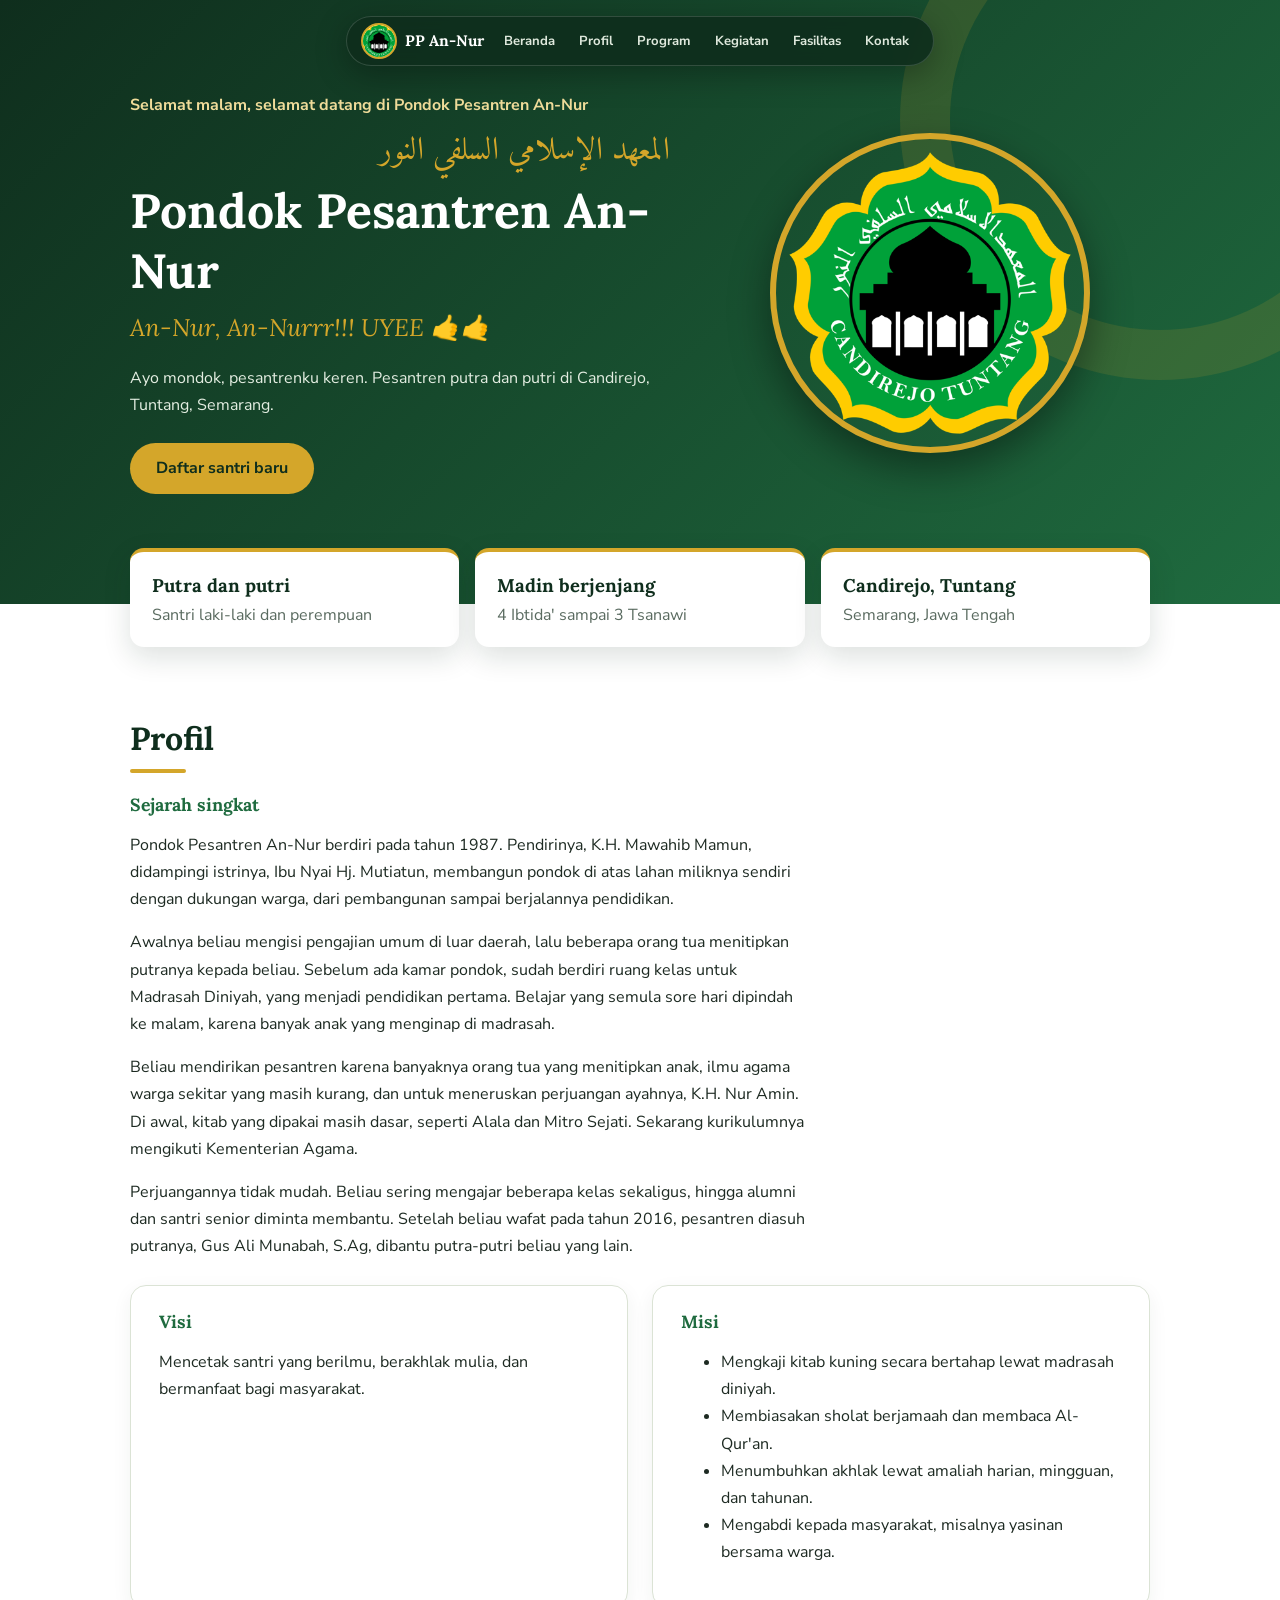
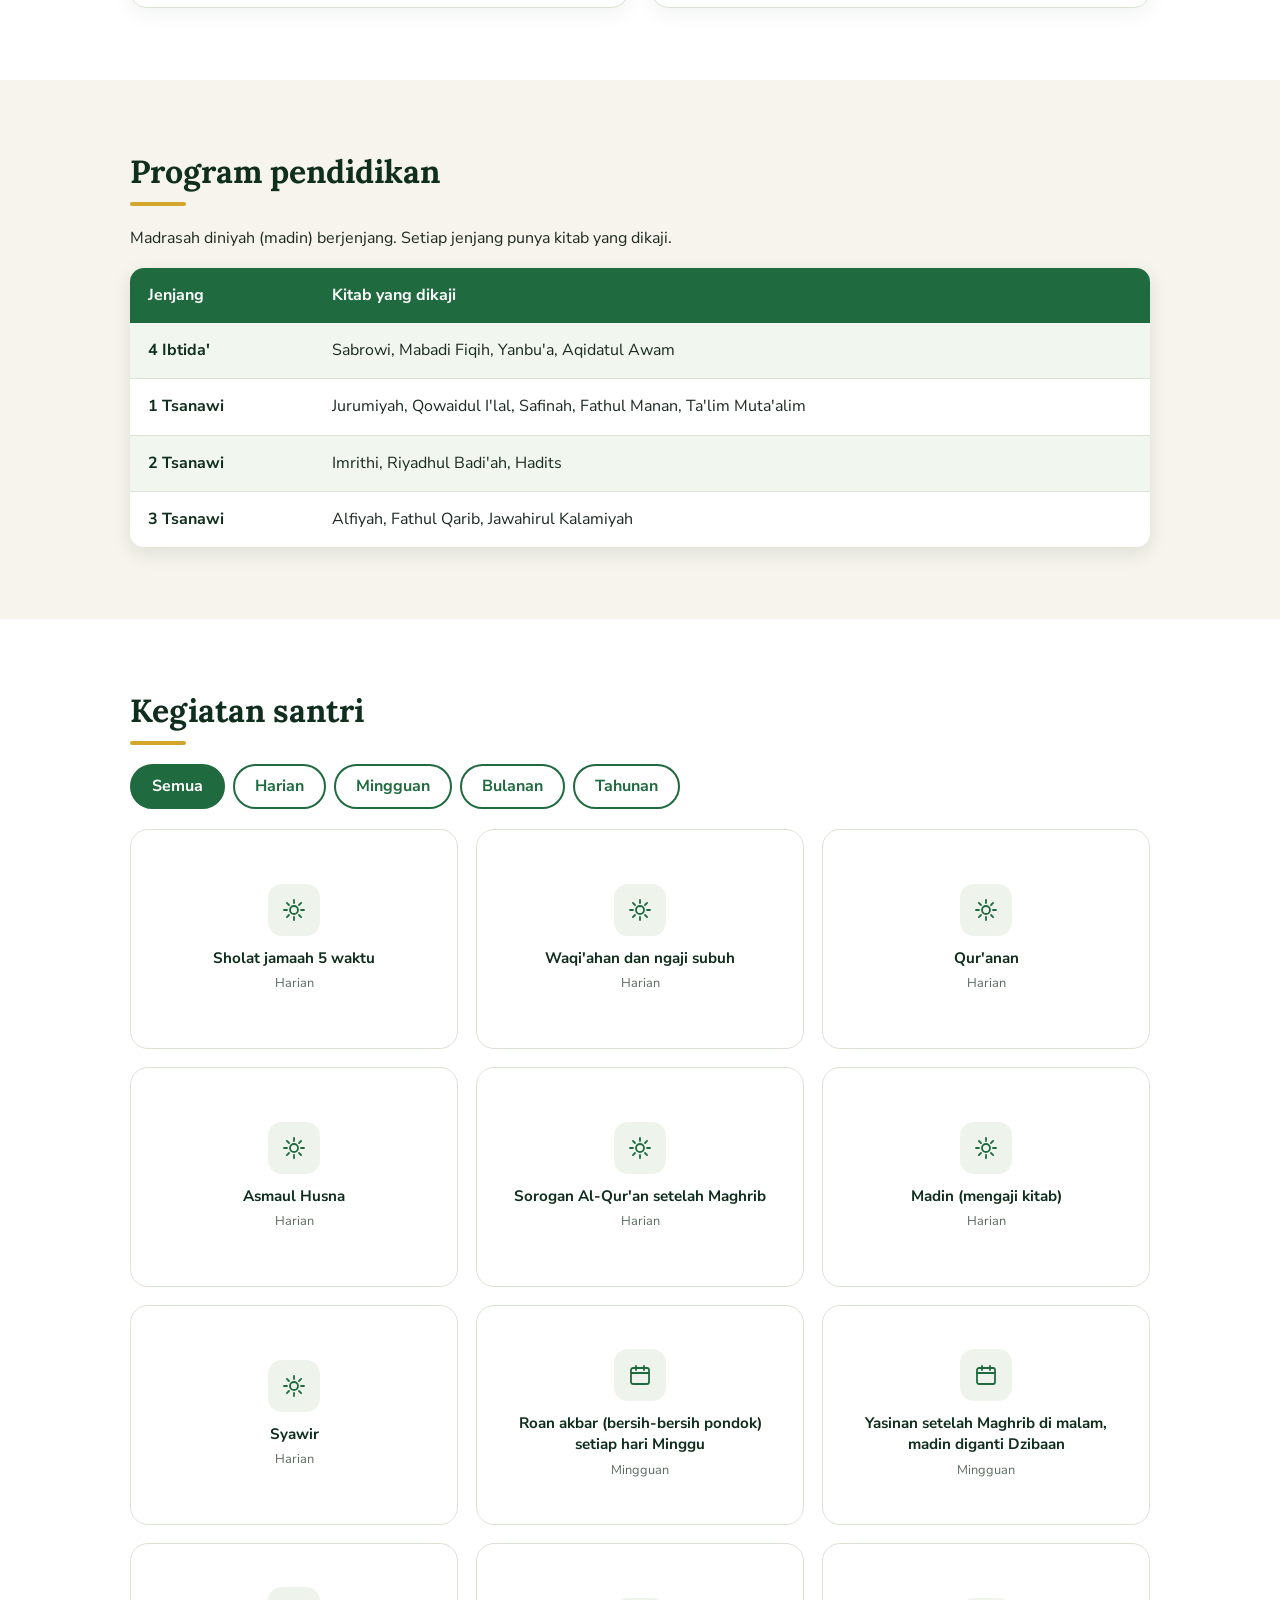
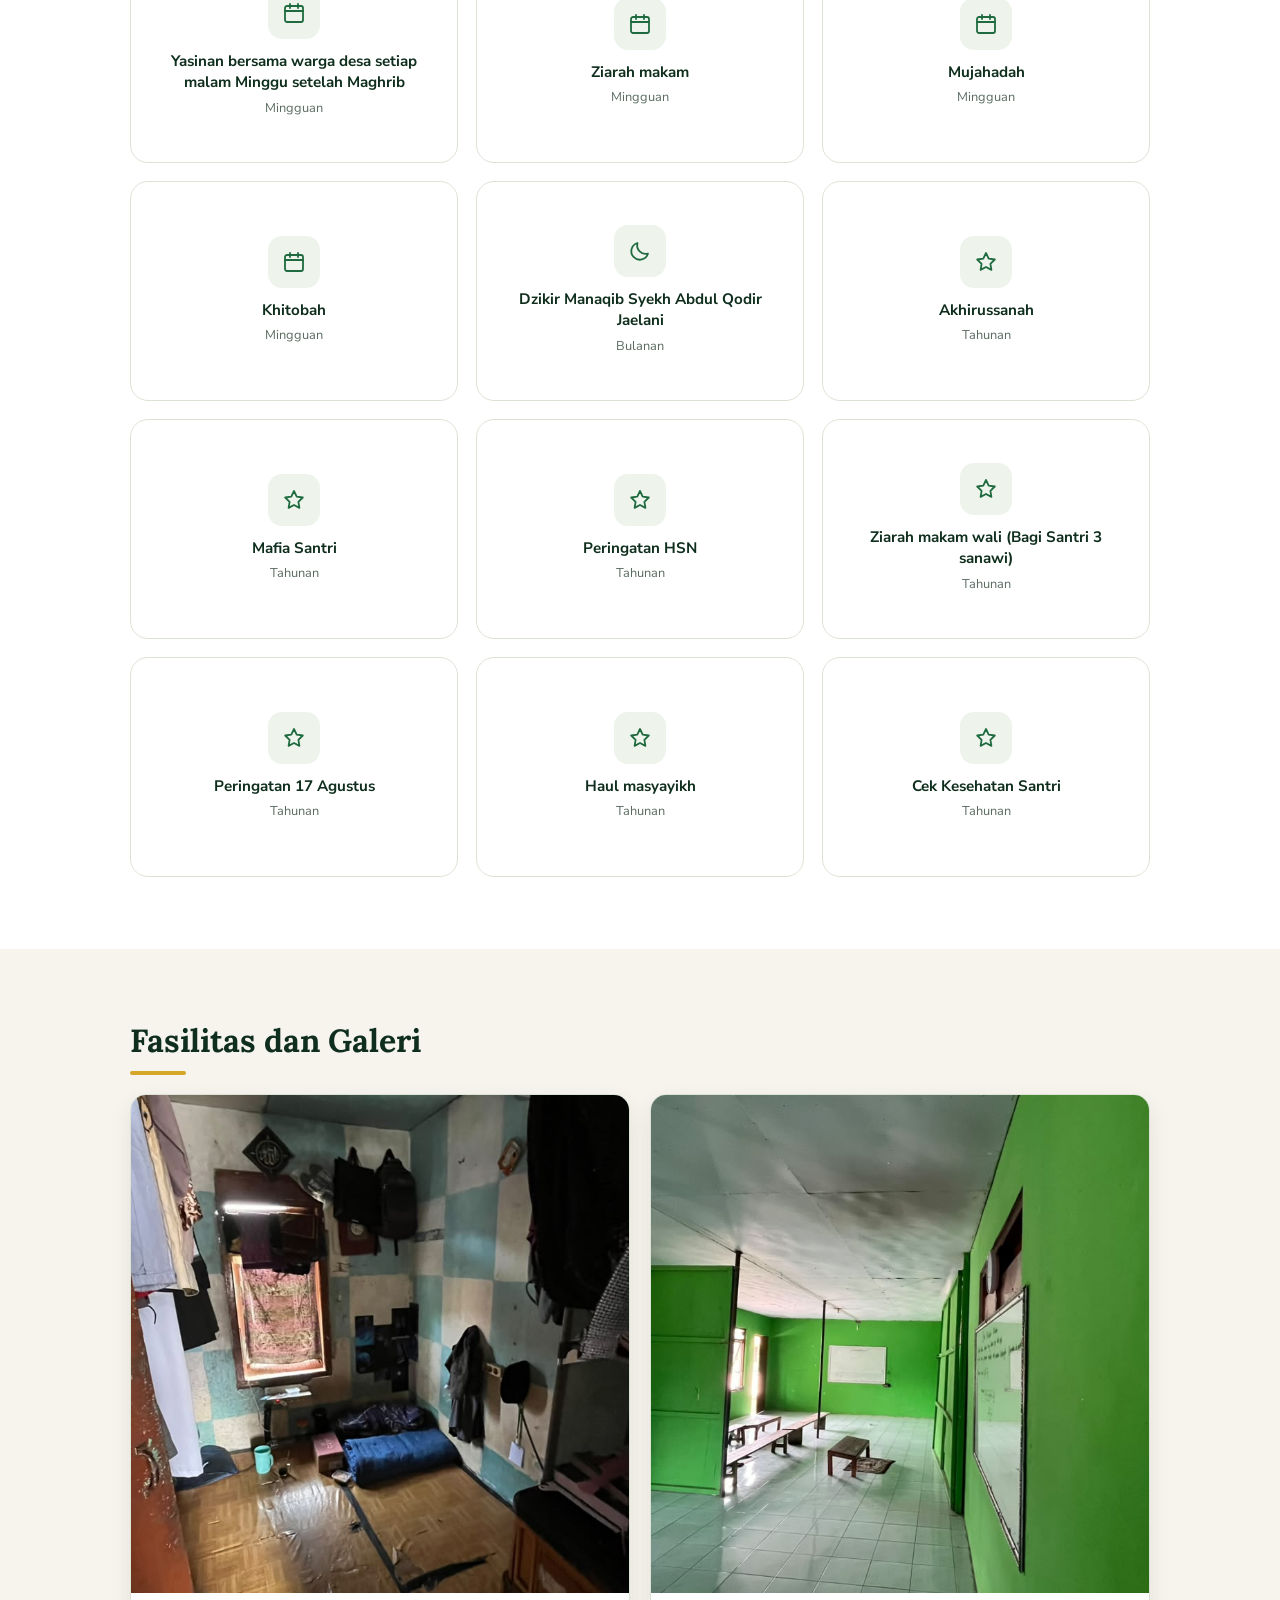
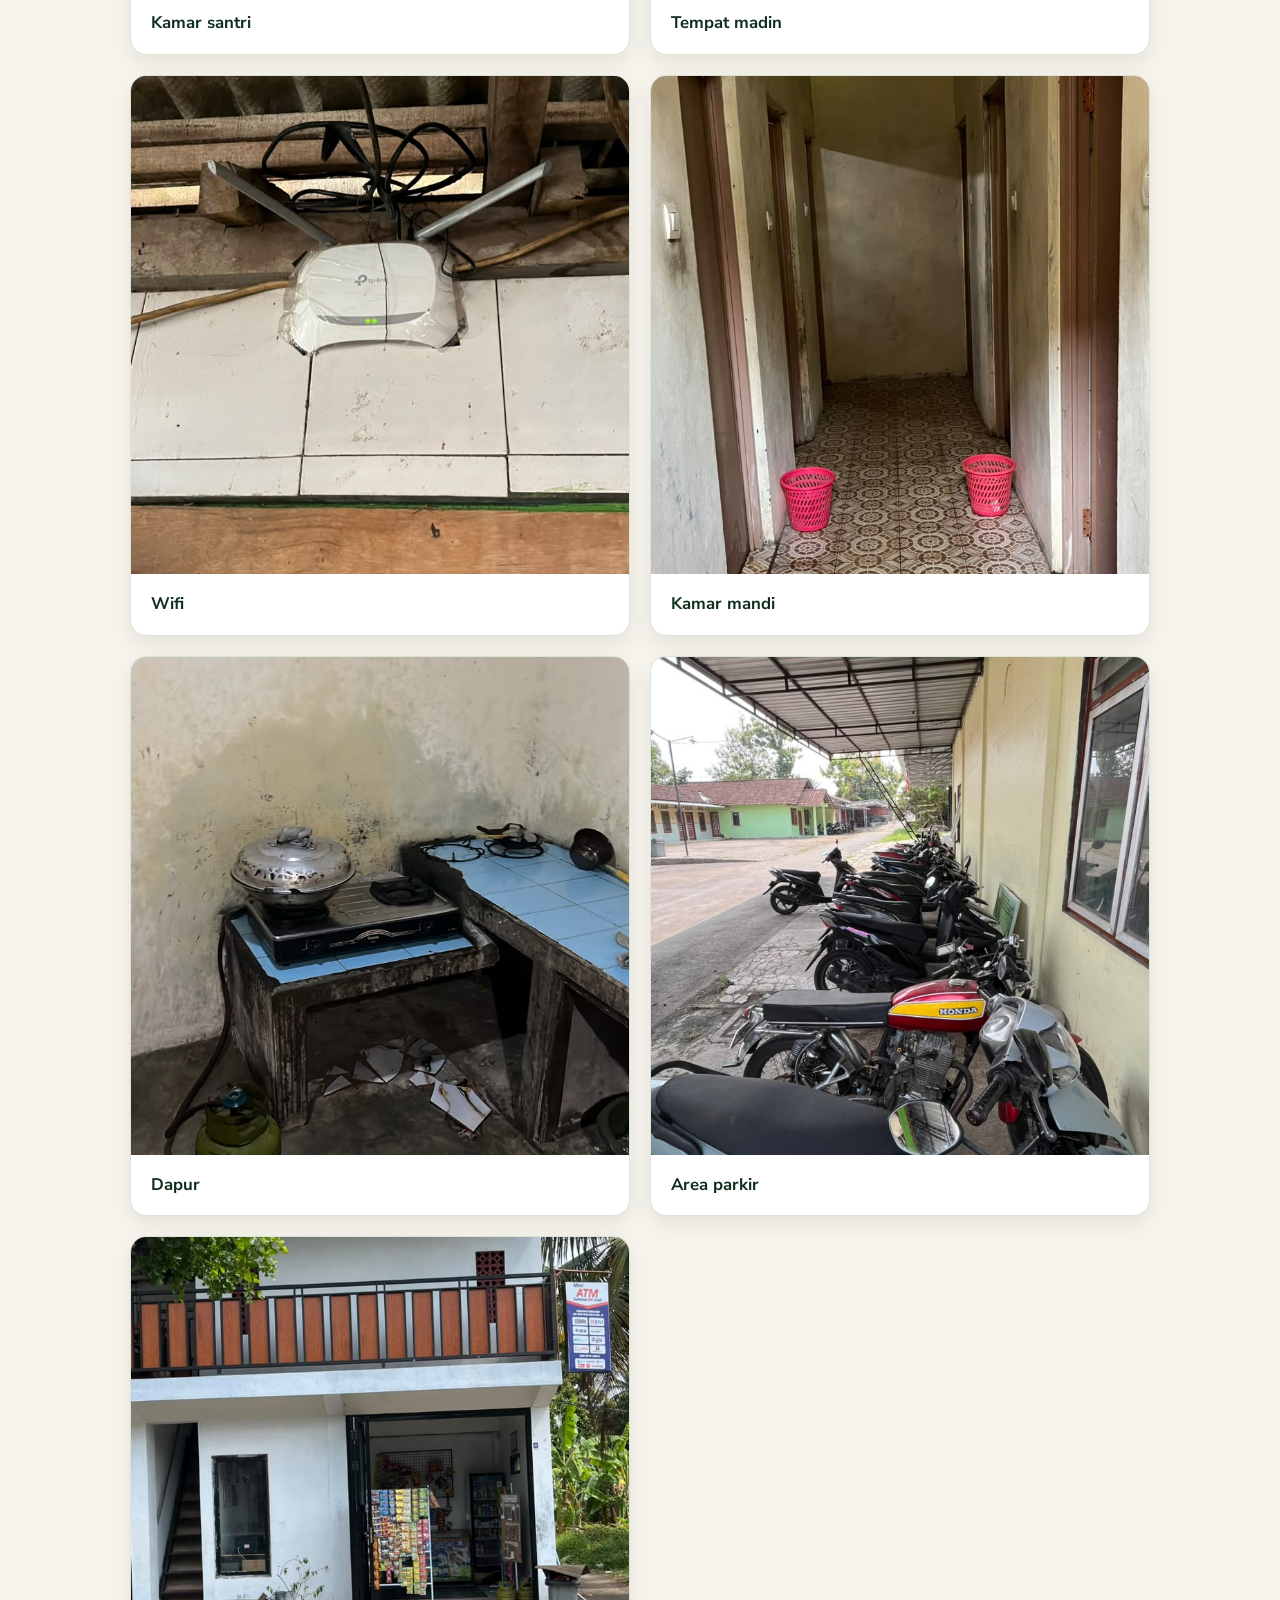
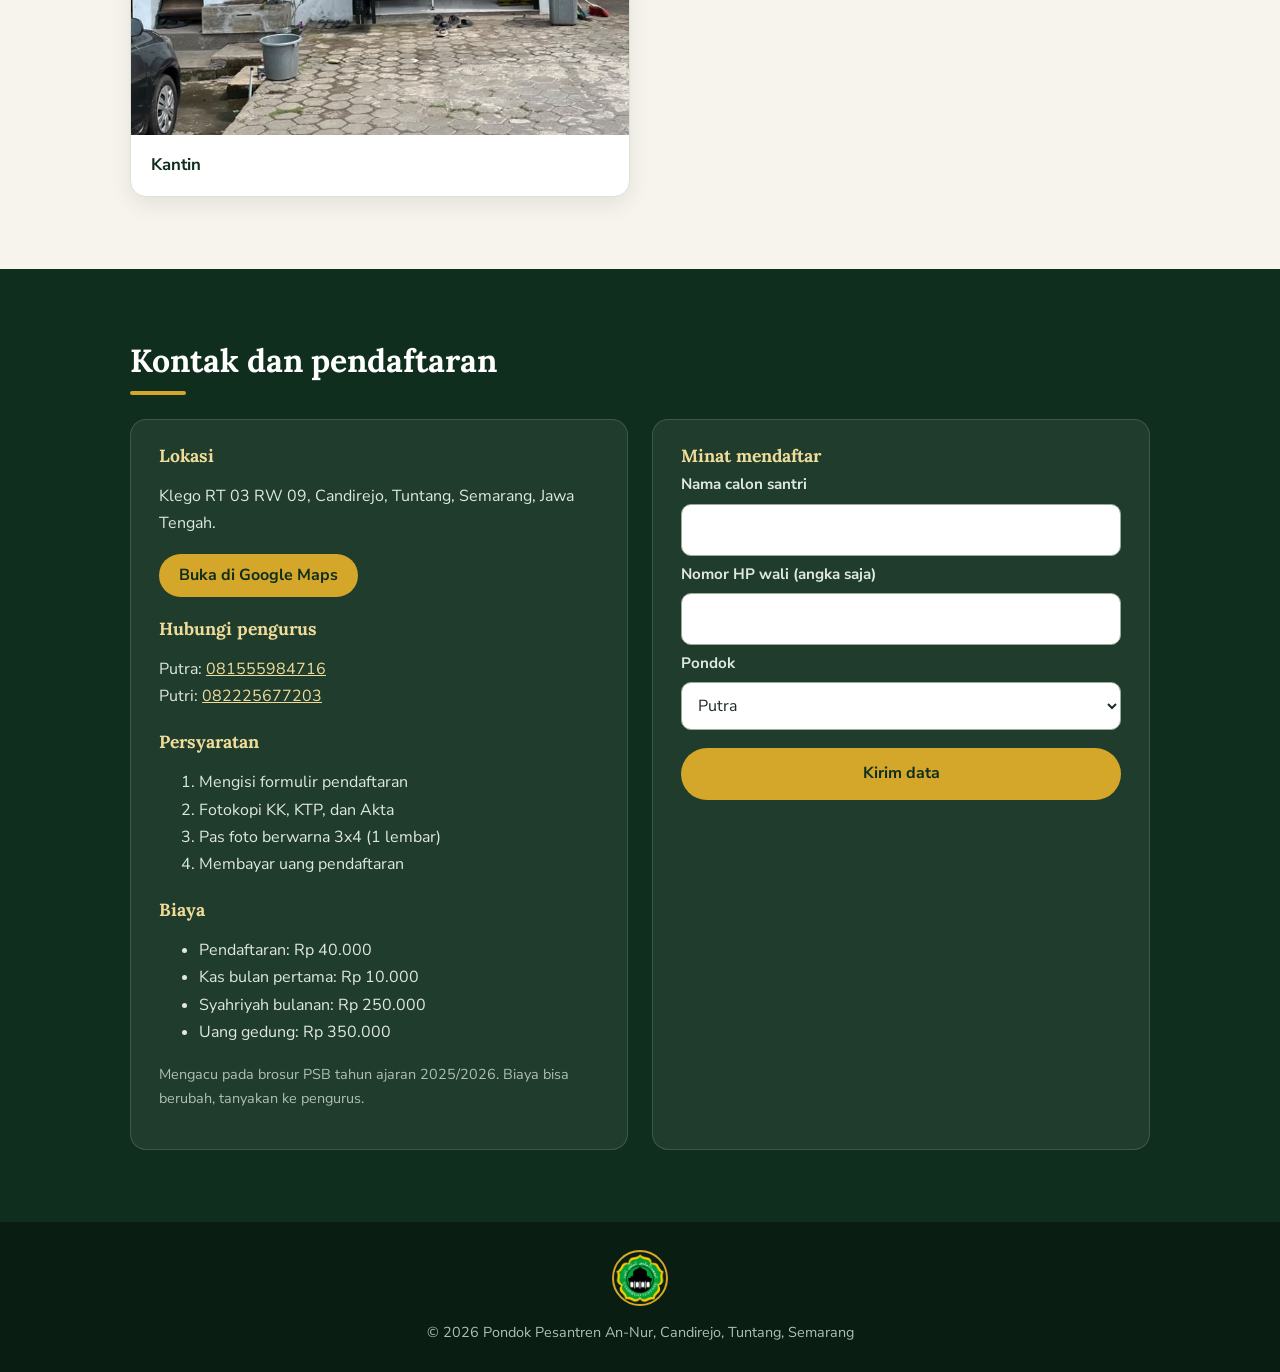
<file: index.html>
<!DOCTYPE html>
<html lang="id">
<head>
    <meta charset="UTF-8">
    <meta name="viewport" content="width=device-width, initial-scale=1.0">
    <title>Pondok Pesantren An-Nur, Candirejo Tuntang</title>
    <link href="https://fonts.googleapis.com/css2?family=Amiri:wght@700&family=Lora:wght@600;700&family=Nunito+Sans:wght@400;700&display=swap" rel="stylesheet">
    <link rel="stylesheet" href="style.css">
</head>
<body>

<header>
    <div class="bar" id="navbar-pill">
        <a class="merek" href="#beranda" id="logo-toggle">
            <span class="logo"><img src="images/logo.png" alt="Logo Pondok Pesantren An-Nur"></span>
            <strong>PP An-Nur</strong>
        </a>
        <nav id="menu">
            <a href="#beranda">Beranda</a>
            <a href="#profil">Profil</a>
            <a href="#program">Program</a>
            <a href="#kegiatan">Kegiatan</a>
            <a href="#fasilitas">Fasilitas</a>
            <a href="#kontak">Kontak</a>
        </nav>
    </div>
</header>

<main>

<section id="beranda" class="hero">
    <div class="wrap hero-isi">
        <div class="hero-teks">
            <p id="sapaan"></p>
            <p class="arab" lang="ar" dir="rtl">المعهد الإسلامي السلفي النور</p>
            <h1>Pondok Pesantren An-Nur</h1>
            <p class="slogan">An-Nur, An-Nurrr!!! UYEE 🤙🤙</p>
            <p>Ayo mondok, pesantrenku keren. Pesantren putra dan putri di Candirejo, Tuntang, Semarang.</p>
            <a class="tombol" href="#kontak">Daftar santri baru</a>
        </div>
        <div class="hero-logo"><img src="images/logo.png" alt="Logo Pondok Pesantren An-Nur Candirejo Tuntang"></div>
    </div>
</section>

<div class="wrap">
    <ul class="fakta">
        <li><b>Putra dan putri</b>Santri laki-laki dan perempuan</li>
        <li><b>Madin berjenjang</b>4 Ibtida' sampai 3 Tsanawi</li>
        <li><b>Candirejo, Tuntang</b>Semarang, Jawa Tengah</li>
    </ul>
</div>

<section id="profil">
    <div class="wrap">
        <h2>Profil</h2>
        <h3>Sejarah singkat</h3>
        <p class="lebar">Pondok Pesantren An-Nur berdiri pada tahun 1987. Pendirinya, K.H. Mawahib Mamun, didampingi istrinya, Ibu Nyai Hj. Mutiatun, membangun pondok di atas lahan miliknya sendiri dengan dukungan warga, dari pembangunan sampai berjalannya pendidikan.</p>
        <p class="lebar">Awalnya beliau mengisi pengajian umum di luar daerah, lalu beberapa orang tua menitipkan putranya kepada beliau. Sebelum ada kamar pondok, sudah berdiri ruang kelas untuk Madrasah Diniyah, yang menjadi pendidikan pertama. Belajar yang semula sore hari dipindah ke malam, karena banyak anak yang menginap di madrasah.</p>
        <p class="lebar">Beliau mendirikan pesantren karena banyaknya orang tua yang menitipkan anak, ilmu agama warga sekitar yang masih kurang, dan untuk meneruskan perjuangan ayahnya, K.H. Nur Amin. Di awal, kitab yang dipakai masih dasar, seperti Alala dan Mitro Sejati. Sekarang kurikulumnya mengikuti Kementerian Agama.</p>
        <p class="lebar">Perjuangannya tidak mudah. Beliau sering mengajar beberapa kelas sekaligus, hingga alumni dan santri senior diminta membantu. Setelah beliau wafat pada tahun 2016, pesantren diasuh putranya, Gus Ali Munabah, S.Ag, dibantu putra-putri beliau yang lain.</p>

        <div class="dua">
            <div class="kotak">
                <h3>Visi</h3>
                <p>Mencetak santri yang berilmu, berakhlak mulia, dan bermanfaat bagi masyarakat.</p>
            </div>
            <div class="kotak">
                <h3>Misi</h3>
                <ul>
                    <li>Mengkaji kitab kuning secara bertahap lewat madrasah diniyah.</li>
                    <li>Membiasakan sholat berjamaah dan membaca Al-Qur'an.</li>
                    <li>Menumbuhkan akhlak lewat amaliah harian, mingguan, dan tahunan.</li>
                    <li>Mengabdi kepada masyarakat, misalnya yasinan bersama warga.</li>
                </ul>
            </div>
        </div>
    </div>
</section>

<section id="program" class="terang">
    <div class="wrap">
        <h2>Program pendidikan</h2>
        <p class="lebar">Madrasah diniyah (madin) berjenjang. Setiap jenjang punya kitab yang dikaji.</p>
        <div class="geser">
        <table>
            <tr><th>Jenjang</th><th>Kitab yang dikaji</th></tr>
            <tr><td>4 Ibtida'</td><td>Sabrowi, Mabadi Fiqih, Yanbu'a, Aqidatul Awam</td></tr>
            <tr><td>1 Tsanawi</td><td>Jurumiyah, Qowaidul I'lal, Safinah, Fathul Manan, Ta'lim Muta'alim</td></tr>
            <tr><td>2 Tsanawi</td><td>Imrithi, Riyadhul Badi'ah, Hadits</td></tr>
            <tr><td>3 Tsanawi</td><td>Alfiyah, Fathul Qarib, Jawahirul Kalamiyah</td></tr>
        </table>
        </div>
    </div>
</section>

<!-- Layout Kegiatan -->
<section id="kegiatan">
    <div class="wrap">
        <h2>Kegiatan santri</h2>
        <div id="filter"></div>
        <ul id="daftar-kegiatan"></ul>
    </div>
</section>

<!-- Fasilitas dan Galeri (1 Kolom ke Bawah) -->
<section id="fasilitas" class="terang">
    <div class="wrap">
        <h2>Fasilitas dan Galeri</h2>
        <ul id="daftar-fasilitas" class="kolom"></ul>
    </div>
</section>

<section id="kontak" class="gelap">
    <div class="wrap">
        <h2>Kontak dan pendaftaran</h2>
        <div class="dua">
            <div class="kotak">
                <h3>Lokasi</h3>
                <p>Klego RT 03 RW 09, Candirejo, Tuntang, Semarang, Jawa Tengah.</p>
                <p><a class="tombol kecil" href="https://www.google.com/maps/search/?api=1&query=Pondok+Pesantren+An+Nur+Candirejo+Tuntang" target="_blank" rel="noopener">Buka di Google Maps</a></p>
                <h3>Hubungi pengurus</h3>
                <p>Putra: <a href="https://wa.me/6281555984716" target="_blank" rel="noopener">081555984716</a><br>
                   Putri: <a href="https://wa.me/6282225677203" target="_blank" rel="noopener">082225677203</a></p>
                <h3>Persyaratan</h3>
                <ol>
                    <li>Mengisi formulir pendaftaran</li>
                    <li>Fotokopi KK, KTP, dan Akta</li>
                    <li>Pas foto berwarna 3x4 (1 lembar)</li>
                    <li>Membayar uang pendaftaran</li>
                </ol>
                <h3>Biaya</h3>
                <ul>
                    <li>Pendaftaran: Rp 40.000</li>
                    <li>Kas bulan pertama: Rp 10.000</li>
                    <li>Syahriyah bulanan: Rp 250.000</li>
                    <li>Uang gedung: Rp 350.000</li>
                </ul>
                <p class="catatan">Mengacu pada brosur PSB tahun ajaran 2025/2026. Biaya bisa berubah, tanyakan ke pengurus.</p>
            </div>
            <div class="kotak">
                <h3>Minat mendaftar</h3>
                <form id="form-daftar">
                    <label for="nama">Nama calon santri</label>
                    <input type="text" id="nama">
                    <label for="hp">Nomor HP wali (angka saja)</label>
                    <input type="text" id="hp">
                    <label for="jenis">Pondok</label>
                    <select id="jenis">
                        <option value="Putra">Putra</option>
                        <option value="Putri">Putri</option>
                    </select>
                    <button type="submit">Kirim data</button>
                </form>
                <p id="pesan-form" role="status"></p>
            </div>
        </div>
    </div>
</section>

</main>

<footer>
    <img src="images/logo.png" alt="" class="foot-logo">
    <p>© 2026 Pondok Pesantren An-Nur, Candirejo, Tuntang, Semarang</p>
</footer>

<script src="script.js"></script>
</body>
</html>
</file>
<file: style.css>
/* ===== 1. VARIABEL & ATURAN DASAR ===== */
:root {
  --hijau: #1f6b3f;
  --hijau-tua: #0f2e1d;
  --emas: #d4a62a;
  --emas-muda: #f0dc9a;
  --krem: #f6f4ec;
  --putih: #fff;
  --teks: #1d2a22;
  --abu: #5a6b60;
  --garis: #dbe3d5;
}
* { box-sizing: border-box; }
html { scroll-behavior: smooth; scroll-padding-top: 90px; }
body {
  margin: 0;
  font-family: "Nunito Sans", "Trebuchet MS", sans-serif;
  color: var(--teks);
  background: var(--putih);
  line-height: 1.7;
}
h1, h2, h3 { font-family: "Lora", Georgia, serif; line-height: 1.25; }
h2 { font-size: 2rem; margin: 0 0 0.6em; color: var(--hijau-tua); }
h2::after { content: ""; display: block; width: 56px; height: 4px; margin-top: 10px; background: var(--emas); border-radius: 2px; }
h3 { font-size: 1.1rem; margin: 1.2em 0 0.3em; color: var(--hijau); }
a { color: var(--hijau); }
img { max-width: 100%; }
:focus-visible { outline: 3px solid var(--emas); outline-offset: 2px; }

.wrap { max-width: 1060px; margin: 0 auto; padding: 0 20px; }
.lebar { max-width: 68ch; }

/* ===== 2. FLOATING PILL NAVBAR ===== */
header {
  position: fixed;
  top: 16px;
  left: 0;
  right: 0;
  z-index: 100;
  display: flex;
  justify-content: center;
  padding: 0 12px;
  pointer-events: none;
}

.bar {
  pointer-events: auto;
  background: rgba(15, 46, 29, 0.92);
  backdrop-filter: blur(12px);
  -webkit-backdrop-filter: blur(12px);
  border: 1px solid rgba(255, 255, 255, 0.15);
  border-radius: 50px;
  padding: 6px 14px;
  display: flex;
  align-items: center;
  gap: 10px;
  box-shadow: 0 8px 32px rgba(0, 0, 0, 0.3);
  max-width: 100%;
  transition: all 0.35s ease;
}

.merek {
  display: flex;
  align-items: center;
  gap: 8px;
  text-decoration: none;
  flex-shrink: 0;
}

.merek strong {
  color: #fff;
  font-family: "Lora", Georgia, serif;
  font-size: 0.95rem;
}

.logo {
  width: 36px;
  height: 36px;
  border-radius: 50%;
  overflow: hidden;
  border: 2px solid var(--emas);
  background: #fff;
  flex: none;
}

.logo img {
  width: 100%;
  height: 100%;
  object-fit: cover;
  transform: scale(1.3);
  display: block;
}

nav {
  display: flex;
  align-items: center;
  gap: 4px;
  overflow: hidden;
  max-width: 500px;
  transition: max-width 0.4s ease, opacity 0.3s ease;
}

nav a {
  color: #dfe9dd;
  text-decoration: none;
  padding: 6px 10px;
  border-radius: 20px;
  font-size: 0.82rem;
  font-weight: bold;
  white-space: nowrap;
  transition: background 0.15s, color 0.15s;
}

nav a:hover {
  background: var(--emas);
  color: var(--hijau-tua);
}

/* ===== 3. HERO & FAKTA ===== */
.hero { padding: 92px 0 110px; color: #e4eee2; background: linear-gradient(135deg, var(--hijau-tua) 0%, var(--hijau) 100%); position: relative; overflow: hidden; }
.hero::after { content: ""; position: absolute; right: -140px; top: -140px; width: 420px; height: 420px; border: 50px solid rgba(212, 166, 42, 0.14); border-radius: 50%; }
.hero-isi { display: flex; flex-wrap: wrap; align-items: center; gap: 40px; position: relative; z-index: 1; }
.hero-teks { flex: 1 1 340px; }
.hero-logo { flex: 1 1 240px; display: flex; justify-content: center; }
.hero-logo img { width: min(320px, 100%); aspect-ratio: 1; object-fit: cover; border-radius: 50%; border: 6px solid var(--emas); box-shadow: 0 16px 40px rgba(0, 0, 0, 0.4); }
#sapaan { color: var(--emas-muda); font-weight: bold; margin: 0; }
.arab { font-family: "Amiri", serif; font-size: 2rem; color: var(--emas); margin: 0.3em 0 0; line-height: 1.4; }
.hero h1 { font-size: 3rem; color: #fff; margin: 0.15em 0; }
.slogan { font-family: "Lora", Georgia, serif; font-size: 1.5rem; font-style: italic; color: var(--emas); margin: 0 0 0.6em; }
.tombol { display: inline-block; margin-top: 8px; padding: 12px 26px; background: var(--emas); color: var(--hijau-tua); font-weight: bold; text-decoration: none; border-radius: 30px; transition: transform .15s, background .15s; }
.tombol:hover { background: #e6bb4a; transform: translateY(-2px); }
.tombol.kecil { padding: 8px 20px; margin: 0; }

.fakta { display: flex; flex-wrap: wrap; gap: 16px; list-style: none; margin: -56px 0 0; padding: 0; position: relative; z-index: 2; }
.fakta li { flex: 1 1 240px; background: #fff; border-radius: 14px; padding: 18px 22px; box-shadow: 0 10px 28px rgba(15, 46, 29, 0.14); border-top: 4px solid var(--emas); color: var(--abu); }
.fakta b { display: block; color: var(--hijau-tua); font-family: "Lora", Georgia, serif; font-size: 1.15rem; }

/* ===== 4. SECTION & PROFIL ===== */
section { padding: 72px 0; }
section.terang { background: var(--krem); }
section.gelap { background: var(--hijau-tua); color: #dfe9dd; }
section.gelap h2 { color: #fff; }
section.gelap h3 { color: var(--emas-muda); }
section.gelap a { color: var(--emas-muda); }
section.gelap .tombol { color: var(--hijau-tua); }

.dua { display: flex; flex-wrap: wrap; gap: 24px; margin-top: 24px; }
.dua > .kotak { flex: 1 1 320px; }
.kotak { background: #fff; border: 1px solid var(--garis); border-radius: 16px; padding: 8px 28px 24px; box-shadow: 0 6px 20px rgba(15, 46, 29, 0.06); }
.kotak h3:first-child { margin-top: 1em; }
.gelap .kotak { background: rgba(255, 255, 255, 0.07); border-color: rgba(255, 255, 255, 0.14); box-shadow: none; }
.catatan { font-size: 0.9rem; color: var(--abu); }
.gelap .catatan { color: #aebfb3; }

/* ===== 5. TABEL ===== */
.geser { overflow-x: auto; border-radius: 14px; box-shadow: 0 6px 20px rgba(15, 46, 29, 0.1); }
table { border-collapse: collapse; width: 100%; background: #fff; min-width: 480px; }
th, td { padding: 14px 18px; text-align: left; vertical-align: top; }
th { background: var(--hijau); color: #fff; }
td { border-bottom: 1px solid var(--garis); }
td:first-child { font-weight: bold; color: var(--hijau-tua); white-space: nowrap; }
tr:nth-child(even) td { background: #f1f6ee; }
tr:last-child td { border-bottom: 0; }

/* ===== 6. KEGIATAN (Hover Langsung Buka Buku 3D) ===== */
#filter { display: flex; flex-wrap: wrap; gap: 8px; margin-bottom: 20px; }
#filter button { padding: 7px 20px; border: 2px solid var(--hijau); background: #fff; color: var(--hijau); border-radius: 30px; cursor: pointer; font: inherit; font-weight: bold; transition: background .15s; }
#filter button:hover { background: #e7f0e3; }
#filter button.aktif { background: var(--hijau); color: #fff; }

#daftar-kegiatan {
  list-style: none;
  margin: 0;
  padding: 0;
  display: grid;
  grid-template-columns: repeat(auto-fill, minmax(260px, 1fr));
  gap: 18px;
}

.kartu-kegiatan {
  position: relative;
  min-height: 220px;
  overflow: hidden;
  display: flex;
  flex-direction: column;
  align-items: center;
  justify-content: center;
  gap: 4px;
  padding: 24px 20px;
  text-align: center;
  background: #fff;
  border: 1px solid var(--garis);
  border-radius: 18px;
  perspective: 1000px;
  transition: transform 0.4s ease, box-shadow 0.4s ease;
}

.kartu-kegiatan:hover {
  transform: translateY(-4px);
  box-shadow: 0 12px 28px rgba(15, 46, 29, 0.15);
}

.kartu-kegiatan .ikon {
  width: 52px;
  height: 52px;
  display: grid;
  place-items: center;
  margin-bottom: 8px;
  border-radius: 14px;
  background: #eef4ec;
}

.kartu-kegiatan svg {
  width: 24px;
  height: 24px;
  fill: none;
  stroke: var(--hijau);
  stroke-width: 1.8;
  stroke-linecap: round;
  stroke-linejoin: round;
}

.kartu-kegiatan h3 {
  margin: 0;
  font-family: "Nunito Sans", sans-serif;
  font-size: 0.95rem;
  line-height: 1.4;
  color: var(--hijau-tua);
}

.kartu-kegiatan p {
  margin: 0;
  font-size: 0.8rem;
  color: var(--abu);
}

.foto-hover {
  position: absolute;
  inset: 0;
  opacity: 0;
  pointer-events: none;
  transform: rotateY(-95deg);
  transform-origin: left center;
  transition: transform 0.55s cubic-bezier(0.25, 0.8, 0.25, 1), opacity 0.3s ease;
}

.foto-hover img {
  display: block;
  width: 100%;
  height: 100%;
  object-fit: cover;
}

.foto-hover span {
  position: absolute;
  left: 0;
  right: 0;
  bottom: 0;
  padding: 40px 14px 12px;
  text-align: left;
  font-weight: bold;
  color: #fff;
  font-size: 0.9rem;
  background: linear-gradient(transparent, rgba(8, 44, 30, 0.9));
}

.kartu-kegiatan.ada-foto:hover .foto-hover,
.kartu-kegiatan.buka .foto-hover {
  opacity: 1;
  transform: rotateY(0deg);
}

/* ===== 7. FASILITAS & GALERI (2 KOLOM DI HP DAN LAPTOP, FOTO PERSEGI) ===== */
.kolom { 
  list-style: none; 
  margin: 0; 
  padding: 0; 
  display: grid; 
  grid-template-columns: repeat(2, 1fr); 
  gap: 20px; 
}

.kolom li { 
  background: #fff; 
  border-radius: 16px; 
  padding: 0; 
  position: relative; 
  border: 1px solid var(--garis); 
  font-weight: bold; 
  color: var(--hijau-tua); 
  overflow: hidden; 
  box-shadow: 0 8px 22px rgba(0, 0, 0, 0.08);
}

.kolom li::before { display: none; }

.fasilitas-card { 
  display: flex; 
  flex-direction: column; 
}

.fasilitas-card img { 
  width: 100%; 
  aspect-ratio: 1 / 1; 
  height: auto; 
  object-fit: cover; 
}

.fasilitas-card span { 
  padding: 16px 20px; 
  font-size: 1.05rem;
}

.galeri { display: grid; grid-template-columns: repeat(2, 1fr); gap: 20px; margin-top: 32px; }
.galeri figure { margin: 0; background: #fff; border: 1px solid var(--garis); border-radius: 16px; overflow: hidden; box-shadow: 0 8px 22px rgba(0, 0, 0, 0.08); }
.galeri img { display: block; width: 100%; aspect-ratio: 1 / 1; height: auto; object-fit: cover; border-radius: 0; box-shadow: none; }
.galeri figcaption { margin: 0; padding: 16px 20px; font-size: 1.05rem; font-weight: bold; color: var(--hijau-tua); }

/* ===== 8. FORM & FOOTER ===== */
form { display: flex; flex-direction: column; gap: 6px; }
label { font-weight: bold; font-size: 0.95rem; }
input, select { padding: 11px 12px; border: 1px solid #98ab95; border-radius: 10px; font: inherit; background: #fff; color: var(--teks); }
form button { margin-top: 12px; padding: 12px; background: var(--emas); color: var(--hijau-tua); border: 0; border-radius: 30px; font: inherit; font-weight: bold; cursor: pointer; }
form button:hover { background: #e6bb4a; }
#pesan-form { font-weight: bold; }
.salah { color: #ffb4b4; }
.benar { color: #a8e6b9; }

footer { text-align: center; padding: 28px 20px; background: #091d12; color: #aebfb3; font-size: 0.9rem; }
footer p { margin: 6px 0 0; }
.foot-logo { width: 56px; height: 56px; border-radius: 50%; object-fit: cover; border: 2px solid var(--emas); }

/* ===== 9. RESPONSIF & TAMPILAN HP / KOMPUTER ===== */
@media (max-width: 768px) {
  .bar {
    padding: 6px;
    gap: 0;
    max-width: calc(100vw - 24px);
  }

  .bar.buka {
    padding: 6px 12px;
    gap: 8px;
  }

  .merek strong {
    display: none;
  }
  
  nav {
    max-width: 0;
    opacity: 0;
    overflow-x: auto;
    scrollbar-width: none;
  }
  nav::-webkit-scrollbar {
    display: none;
  }

  .bar.buka nav {
    max-width: calc(100vw - 85px);
    opacity: 1;
  }

  #daftar-kegiatan {
    grid-template-columns: 1fr;
  }

  .kolom, .galeri { gap: 12px; }
  .fasilitas-card span, .galeri figcaption { padding: 12px 14px; font-size: 0.95rem; }

  h2 { font-size: 1.6rem; }
  .hero { padding: 84px 0 90px; }
  .hero h1 { font-size: 2.2rem; }
  .hero-logo { order: -1; }
  .hero-logo img { width: 180px; }
  section { padding: 52px 0; }
}

@media (min-width: 769px) {
  nav {
    max-width: 500px !important;
    opacity: 1 !important;
  }
  .merek strong {
    display: inline !important;
  }
}

@media (prefers-reduced-motion: reduce) {
  html { scroll-behavior: auto; }
  .tombol { transition: none; }
}
</file>
